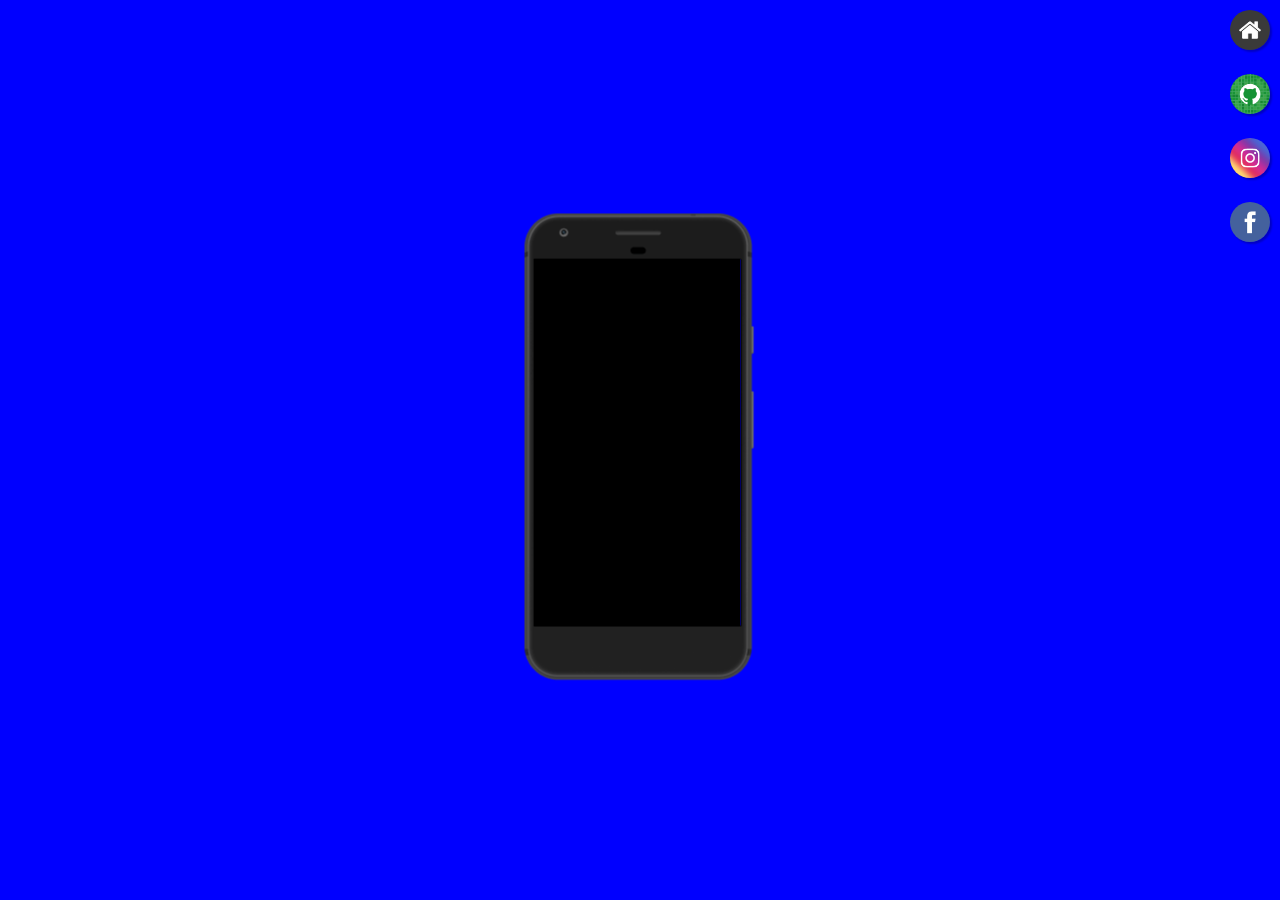
<file: index.html>
<!DOCTYPE html>
<html lang="pt-br">
<head>
    <meta charset="UTF-8">
    <meta http-equiv="X-UA-Compatible" content="IE=edge">
    <meta name="viewport" content="width=device-width, initial-scale=1.0">
    <title>Projeto redes sociais</title>
    <link rel="stylesheet" href="estilos/style.css">
</head>
<body>
    <main>
        <section id="telefone">
            <iframe src="home.html" frameborder="0" name="tela" id="tela"></iframe>
        </section>
        <section id="redes-sociais">
            <a href="home.html" target="tela">
                <img src="imagens/logo-home.jpg" alt="logo de casinha">
            </a> <br>
            <a href="paggithub.html" target="tela">
                <img src="imagens/logo-github.jpg" alt="logo github">
            </a> <br>
            <a href="paginsta.html" target="tela">
                <img src="imagens/logo-instagram.jpg" alt="logo instagram">
            </a> <br>
            <a href="pagface.html" target="tela">
                <img src="imagens/logo-facebook.jpg" alt="logo do facebook">
            </a>
        </section>
    </main>
</body>
</html>
</file>
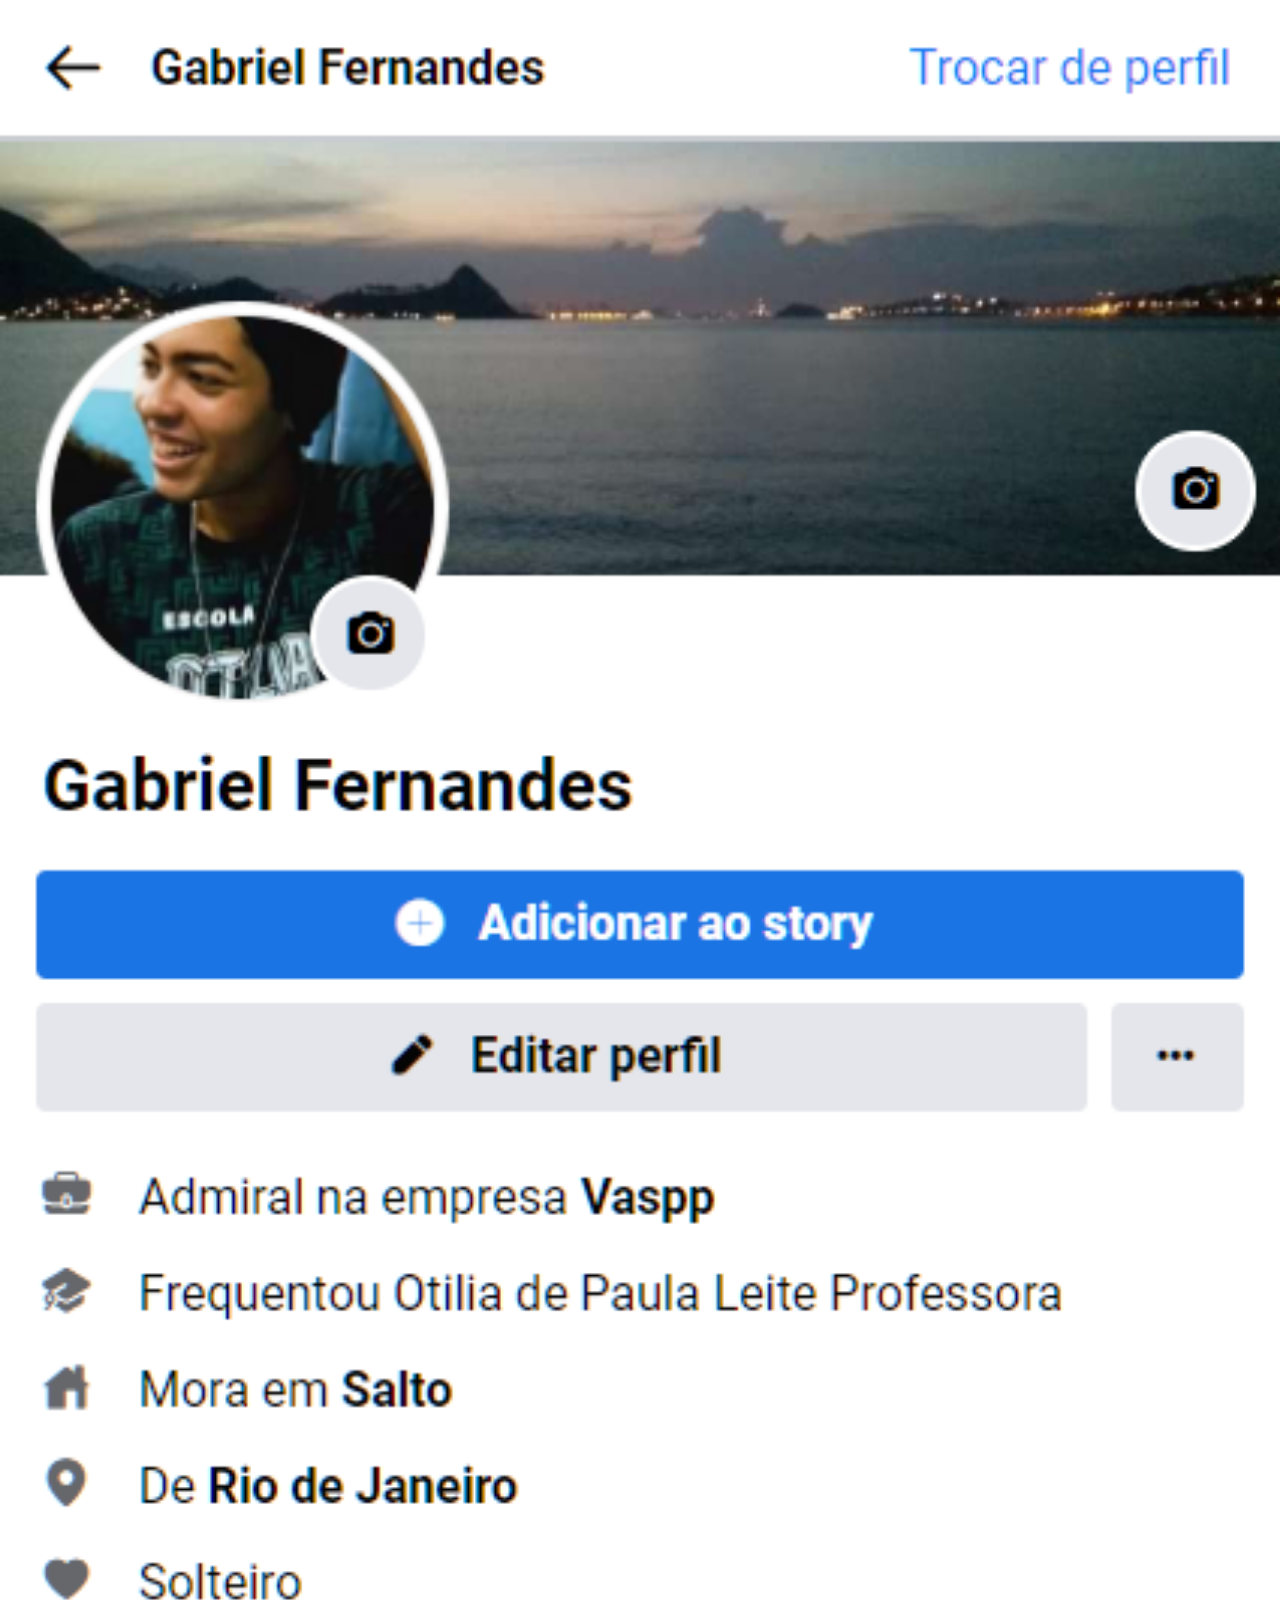
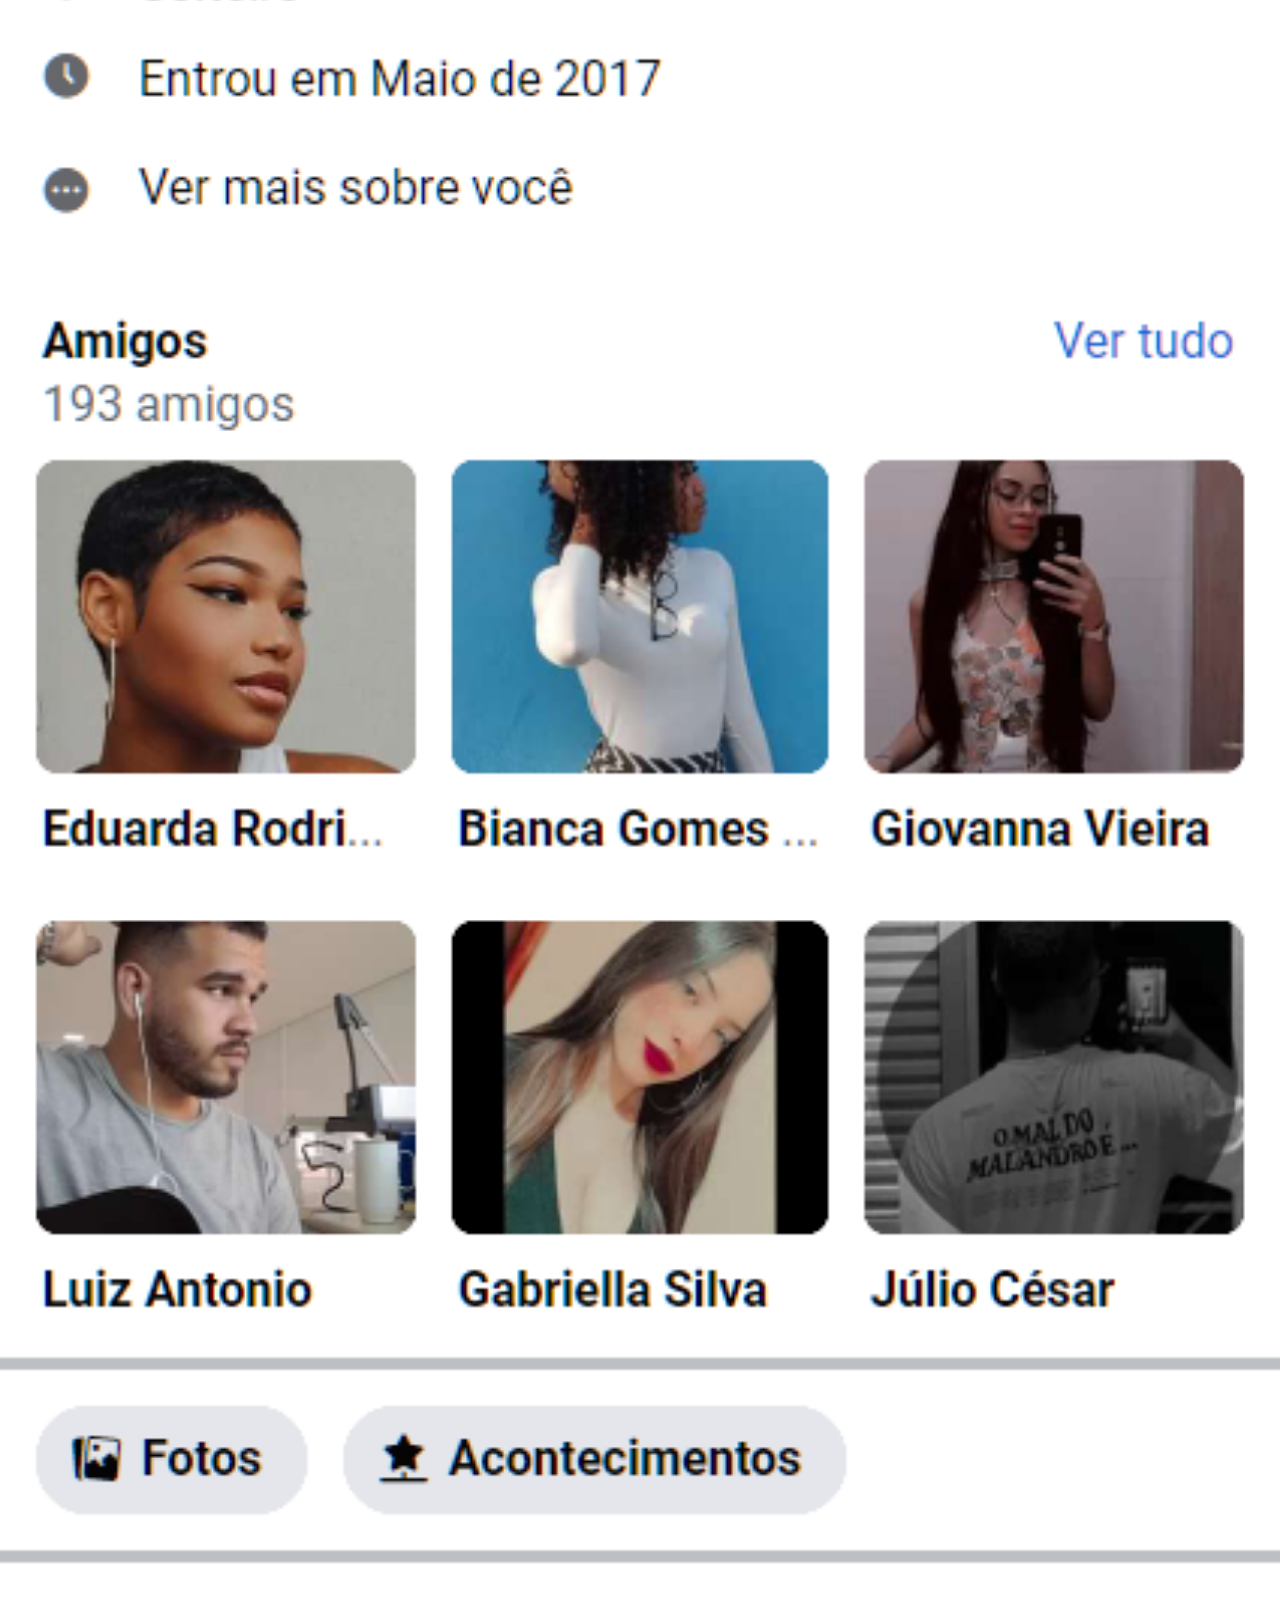
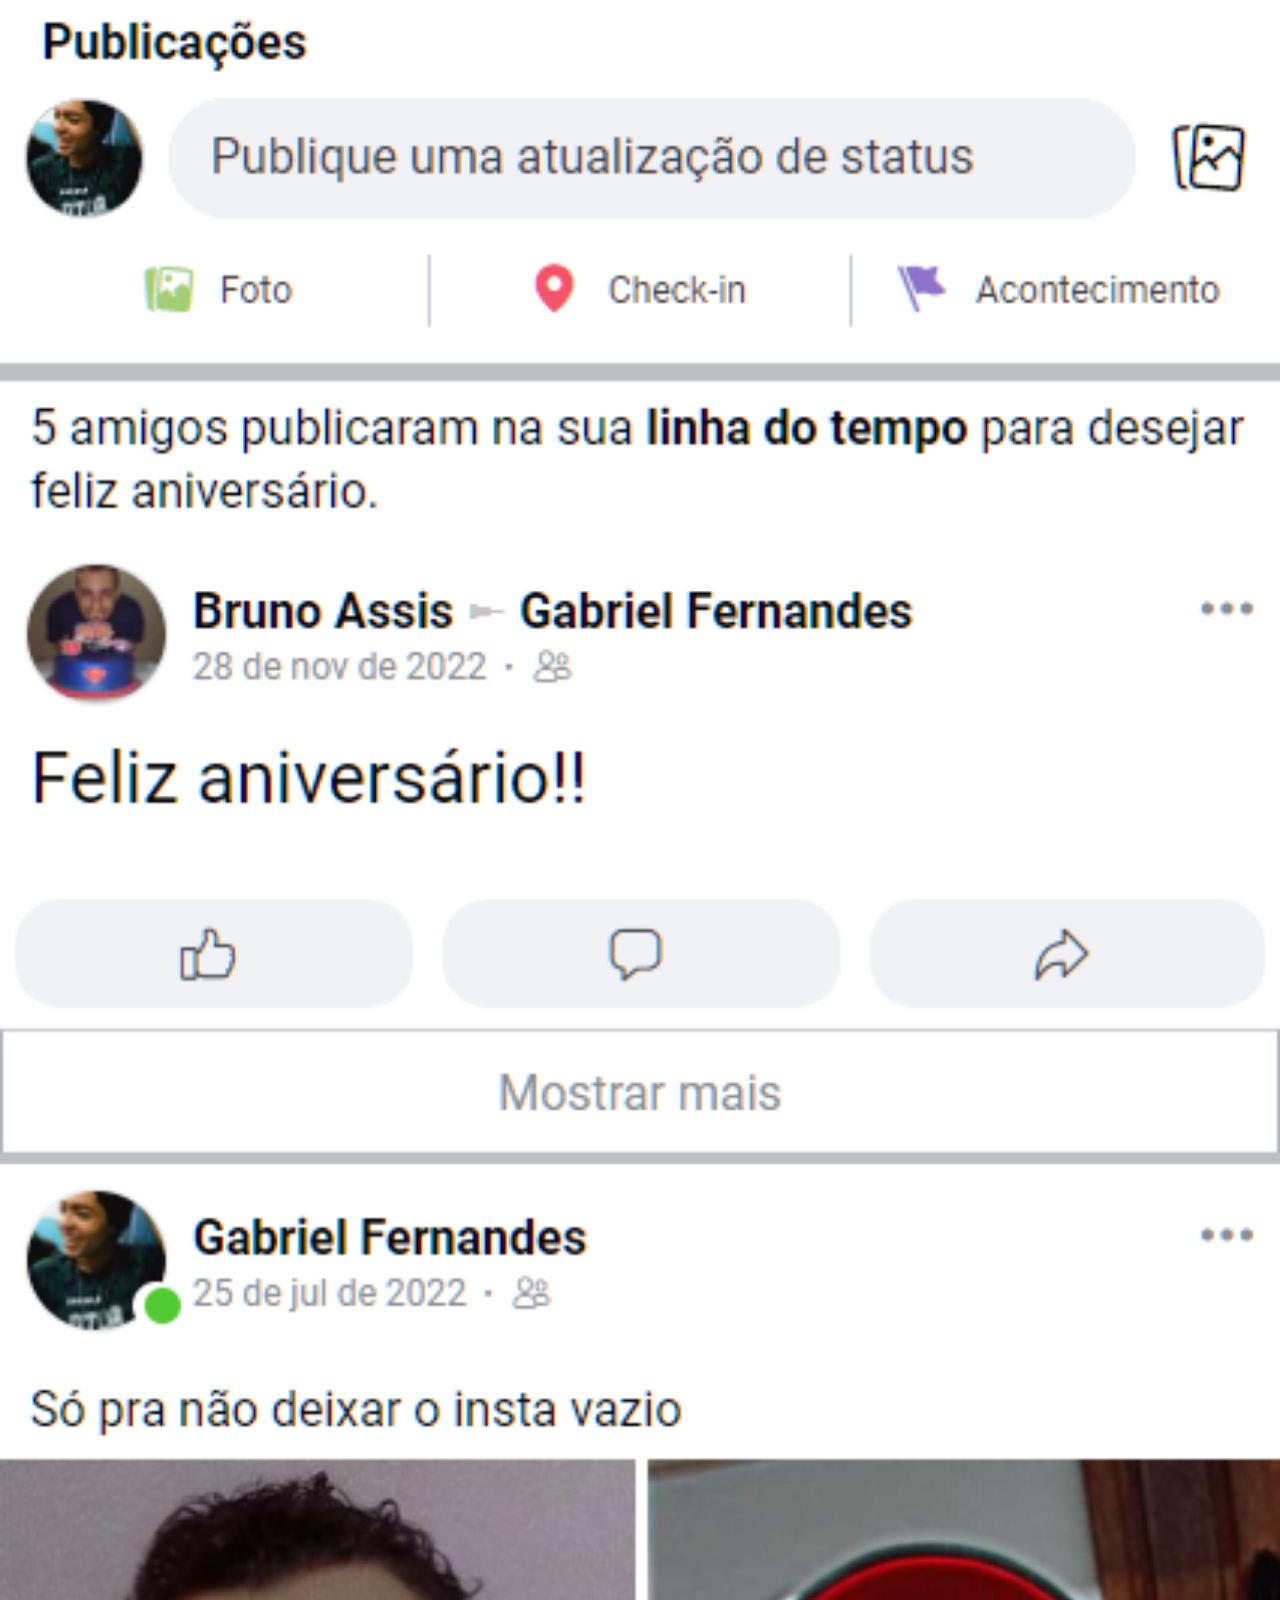
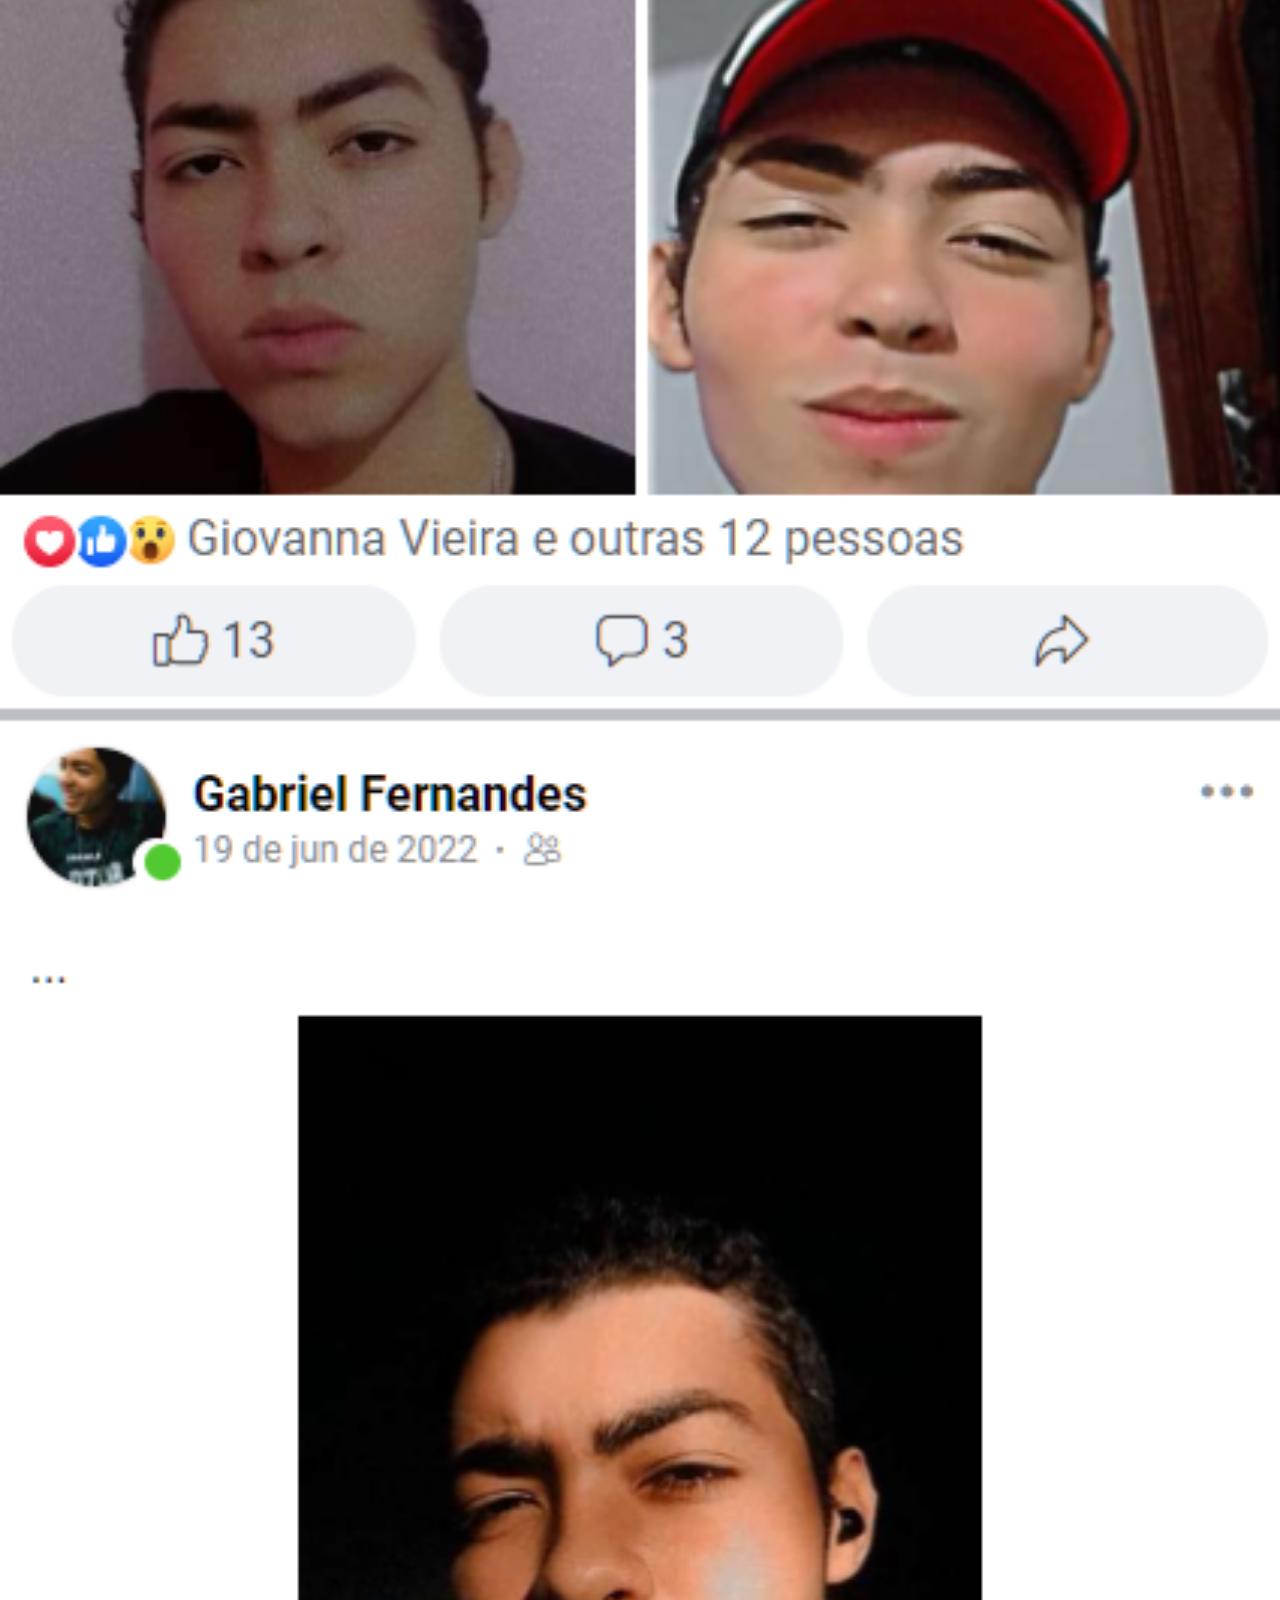
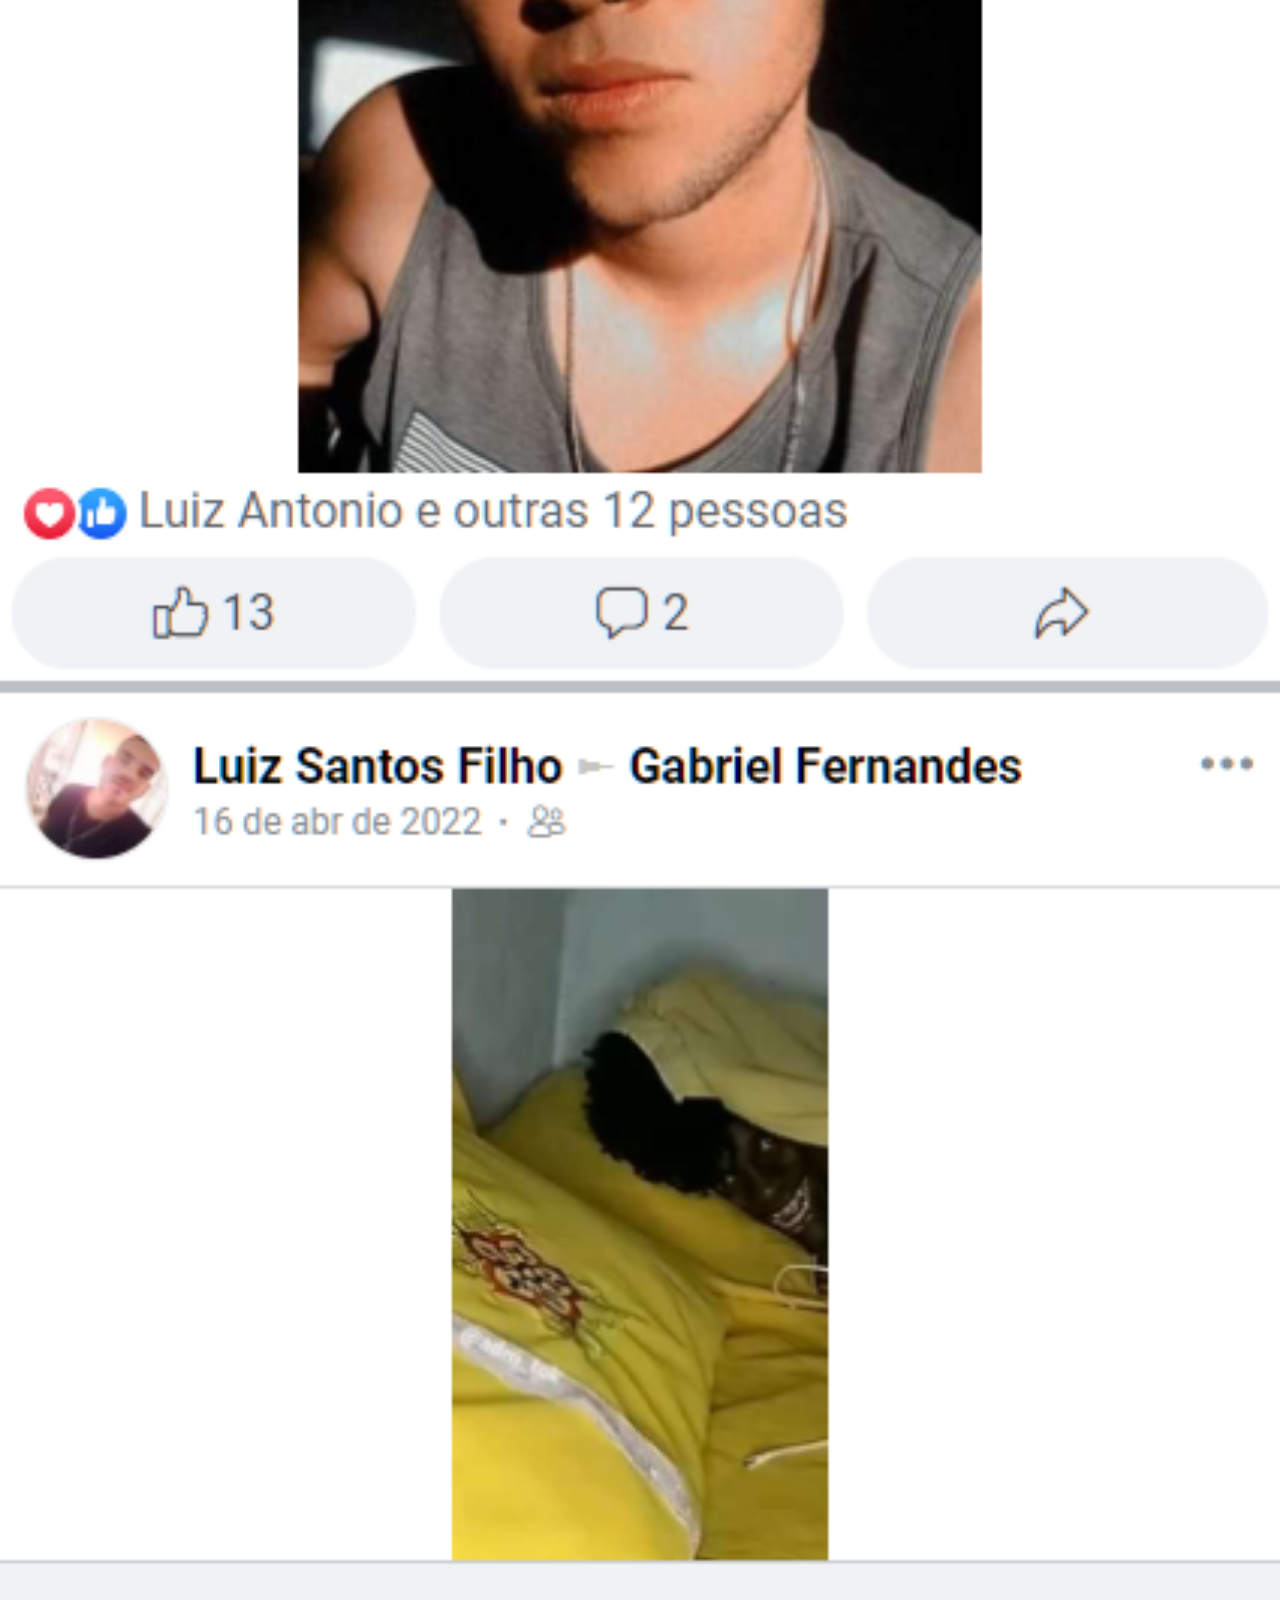
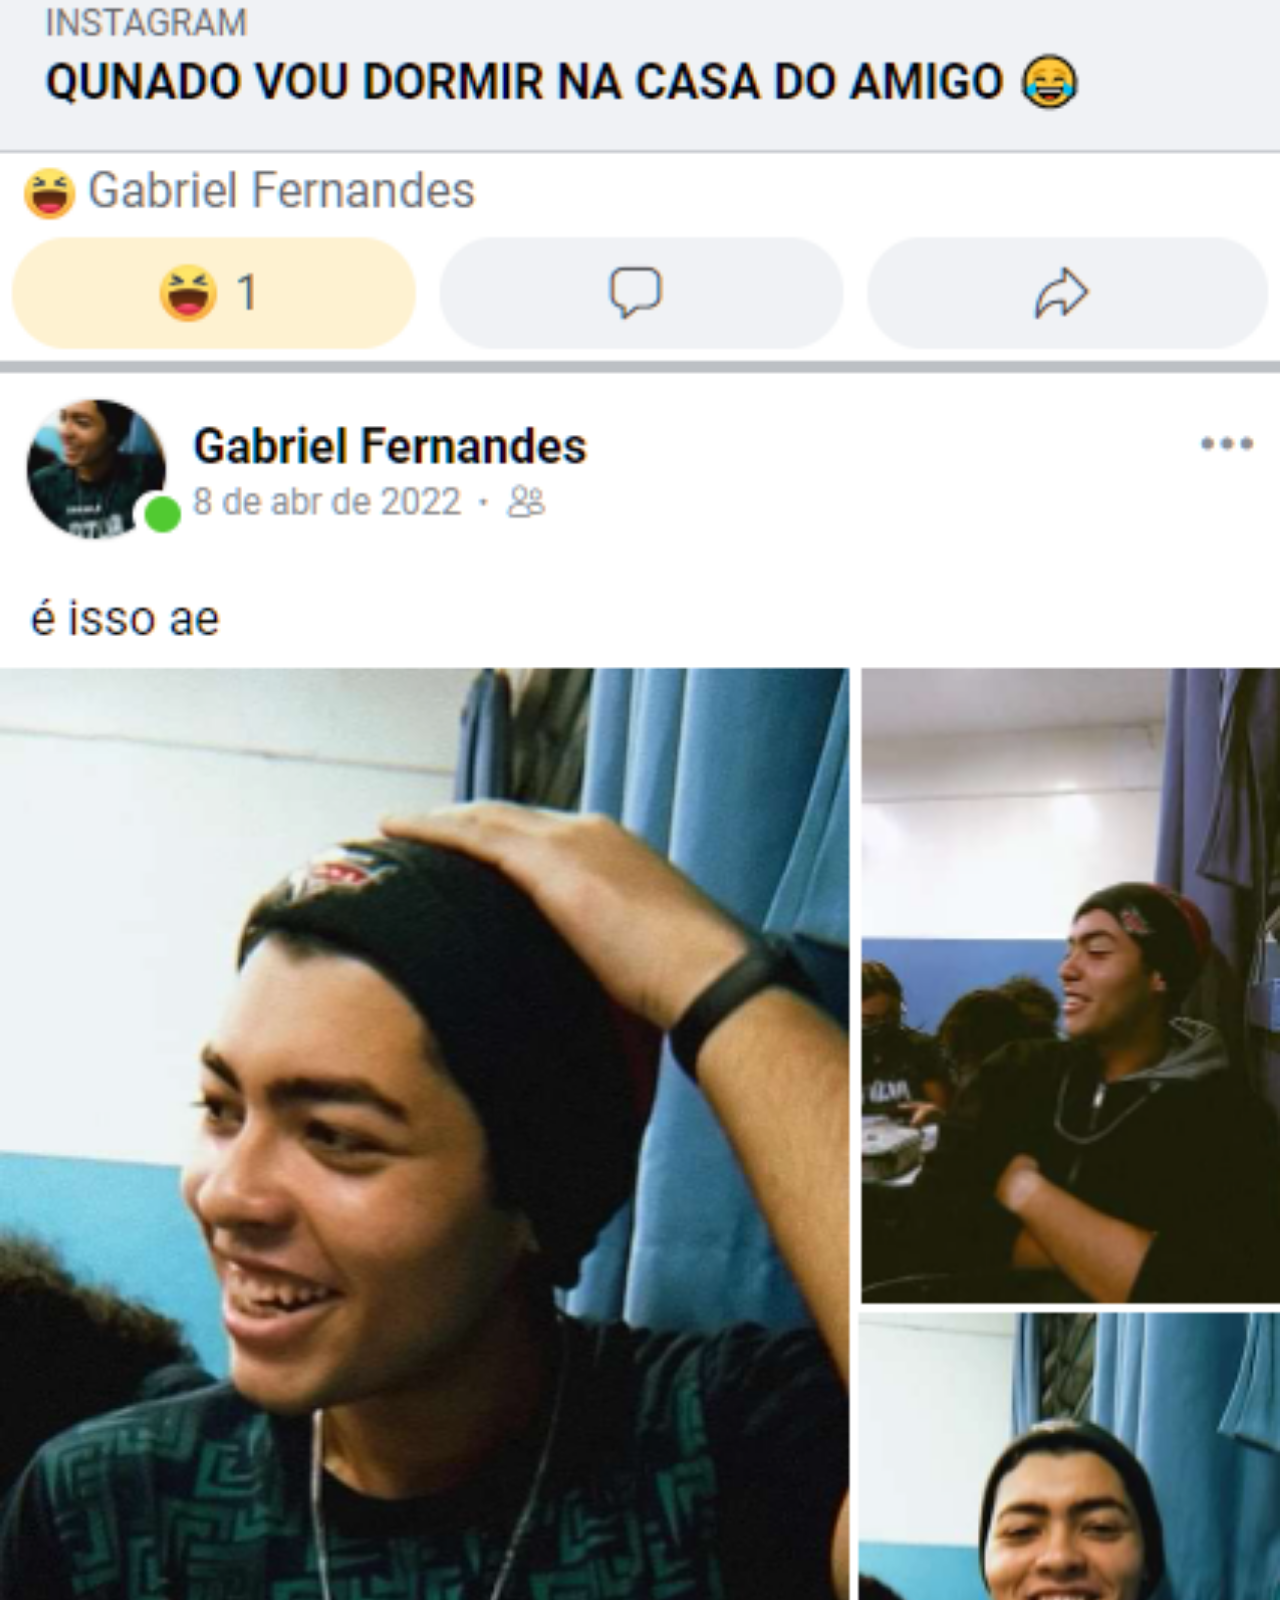
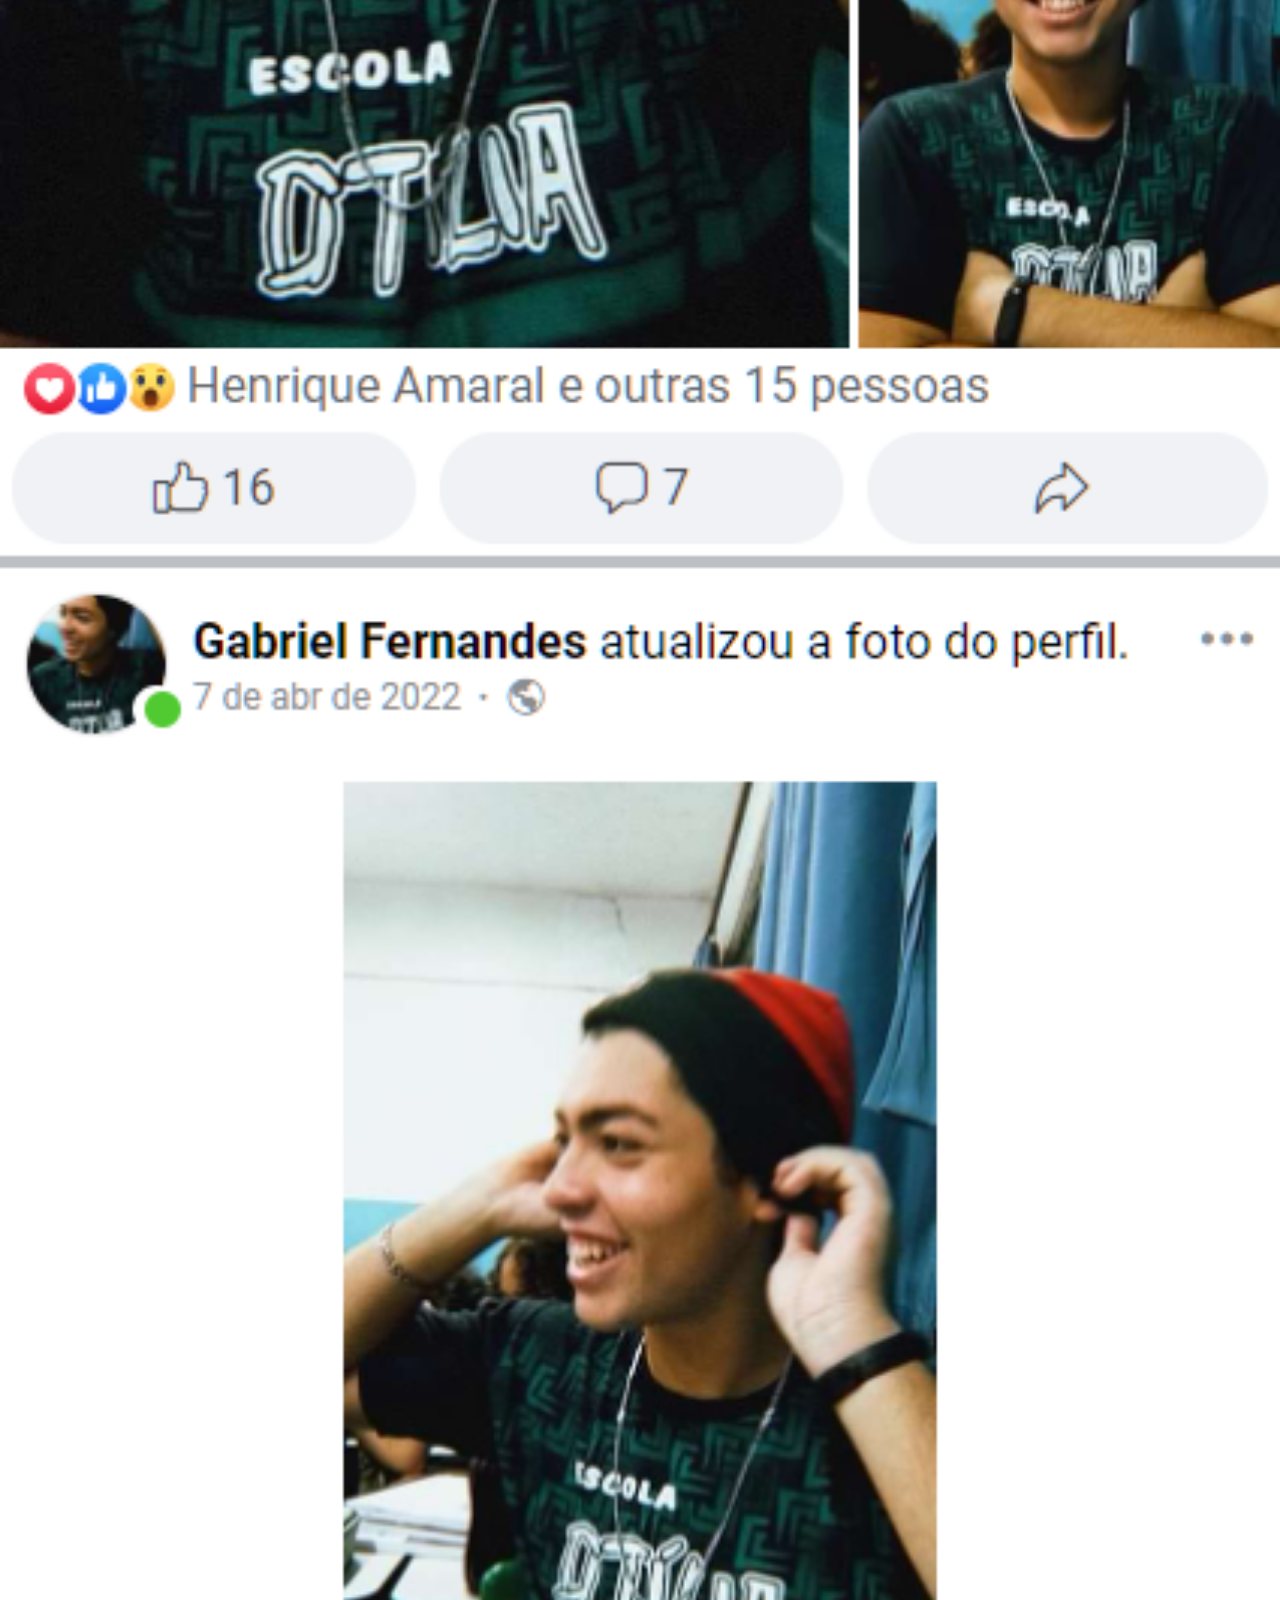
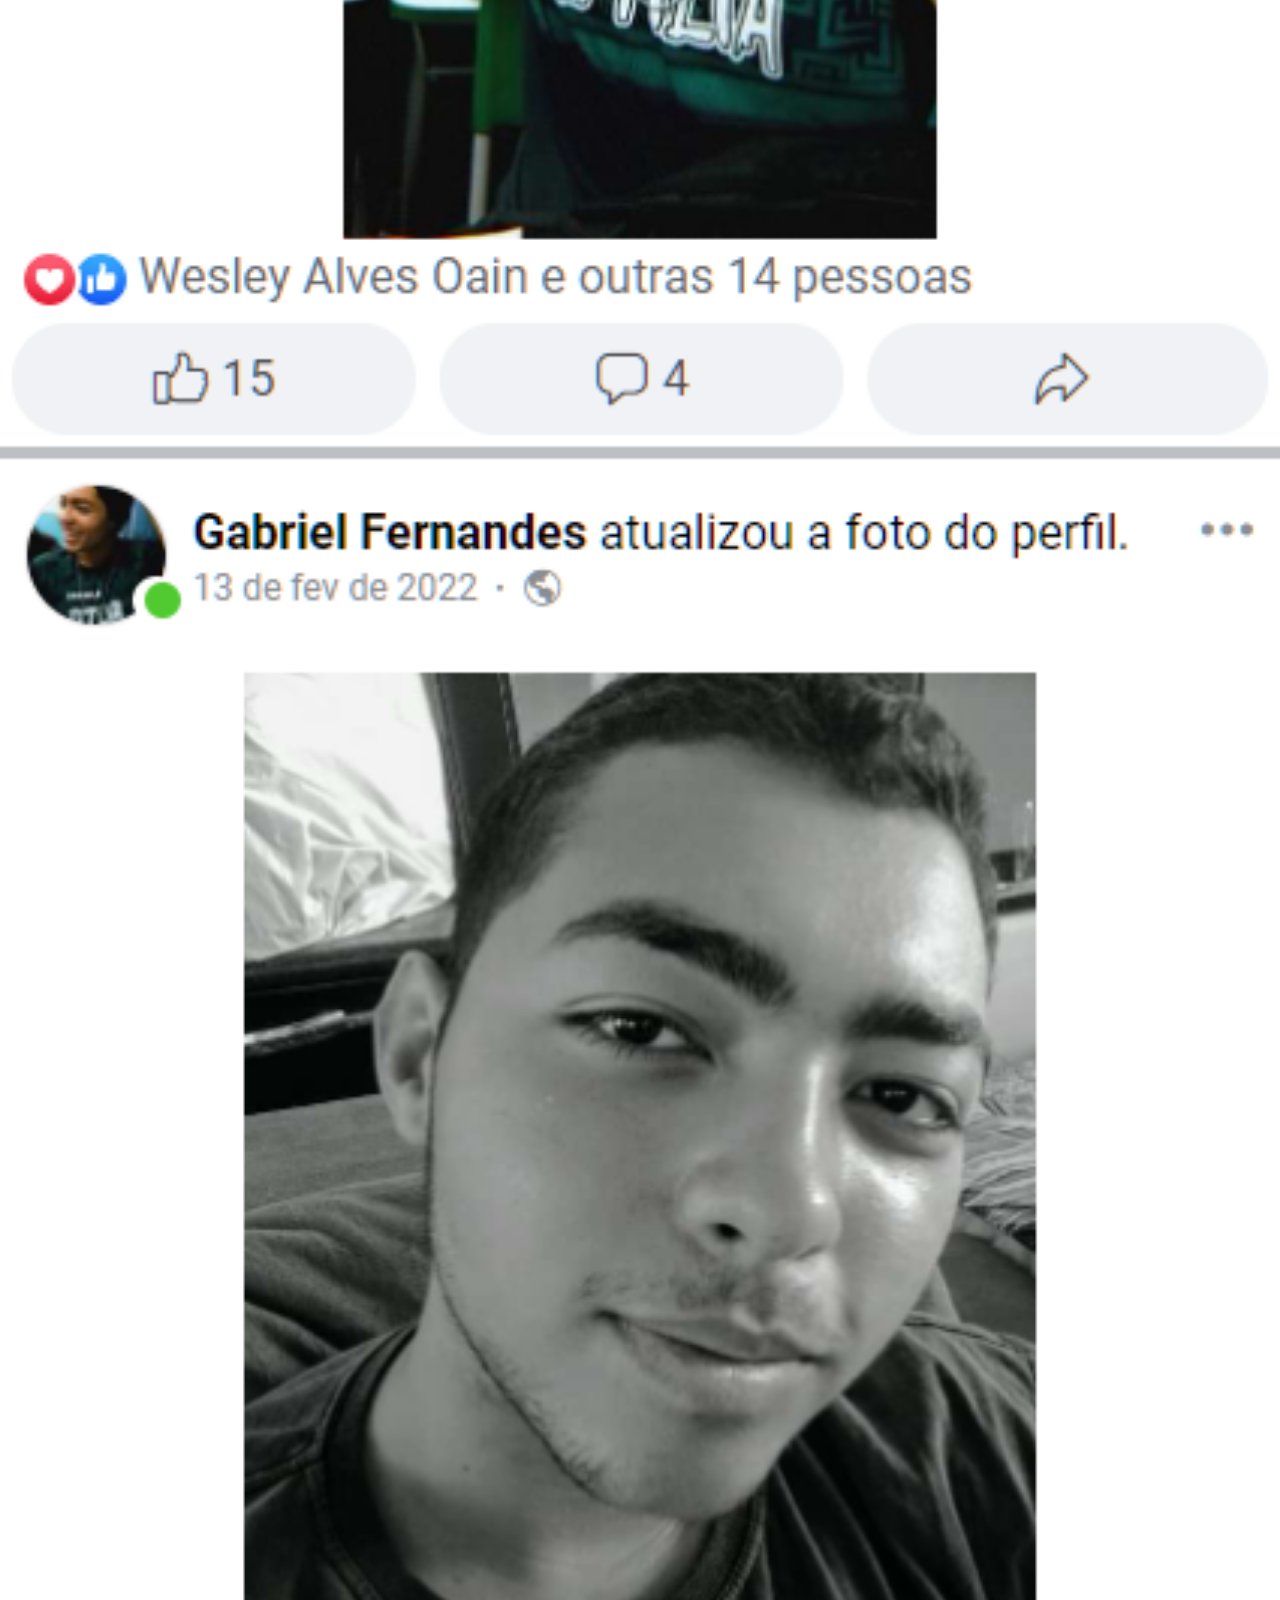
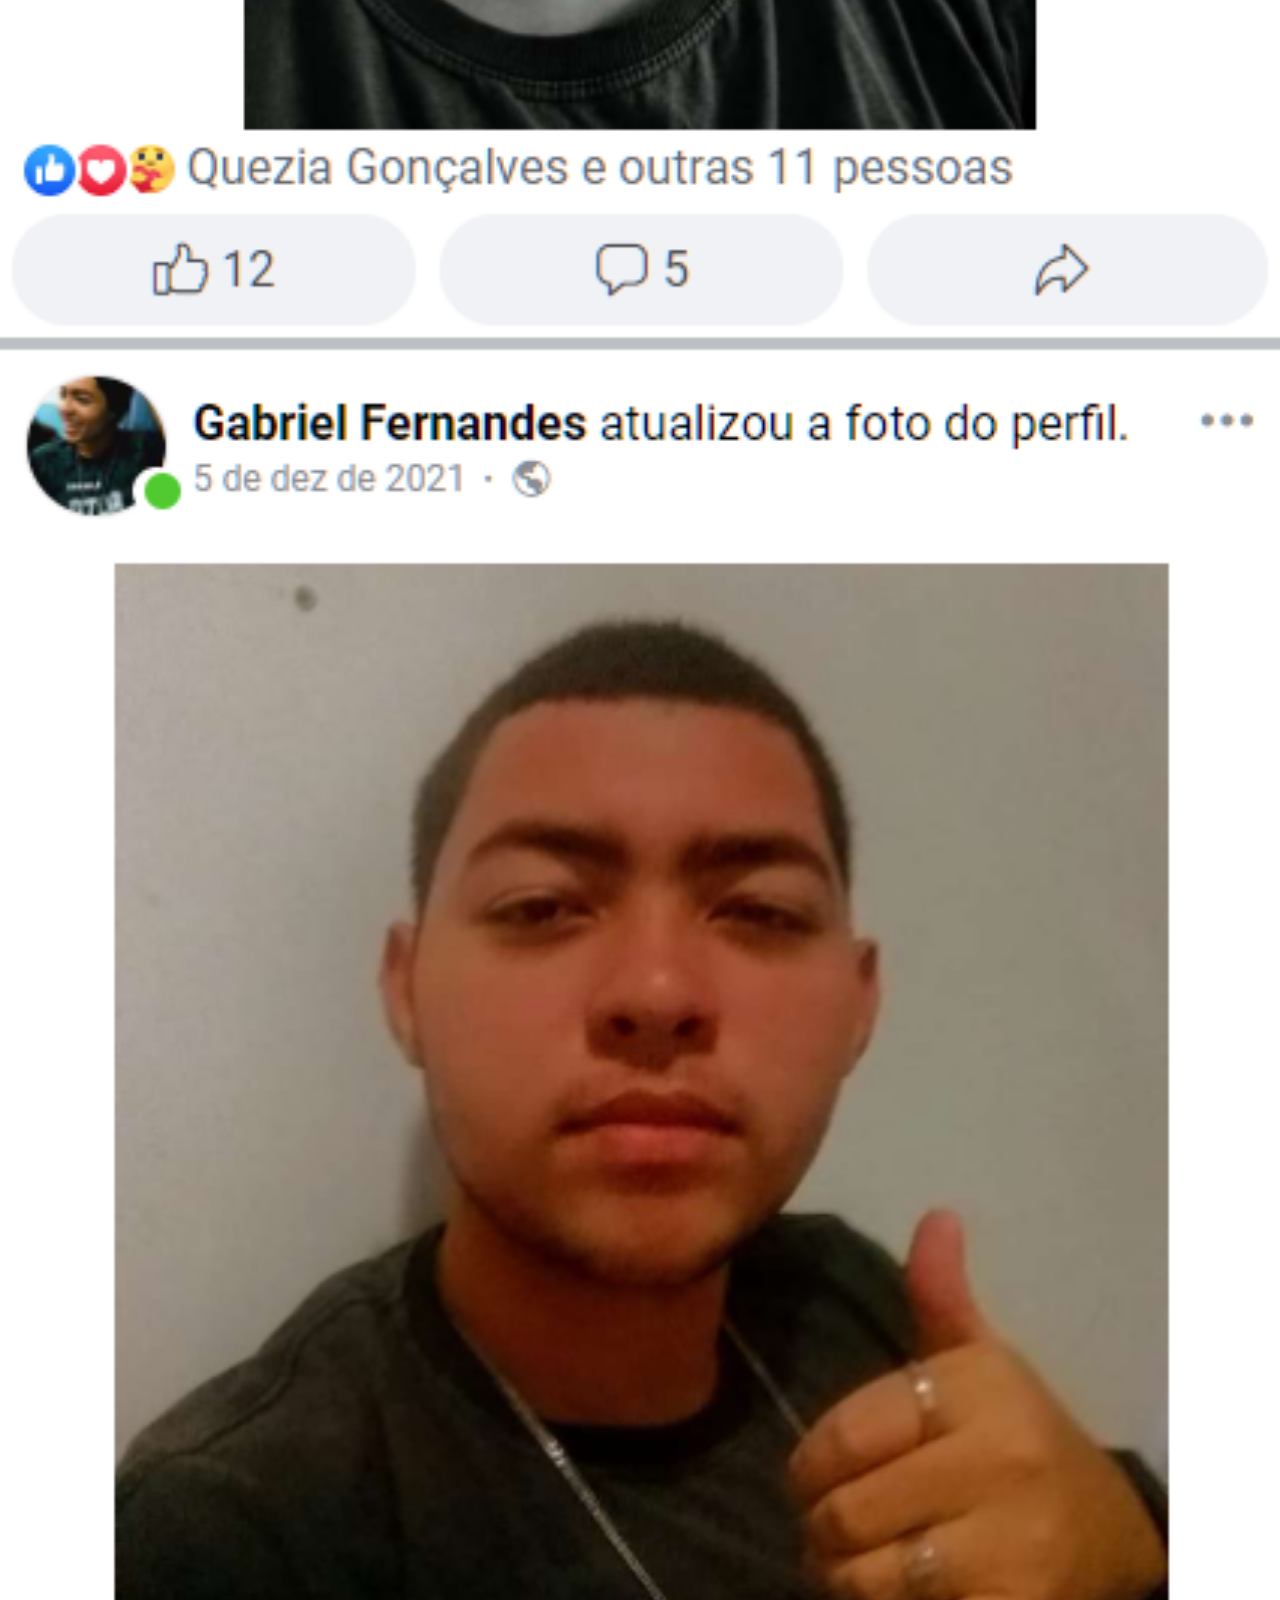
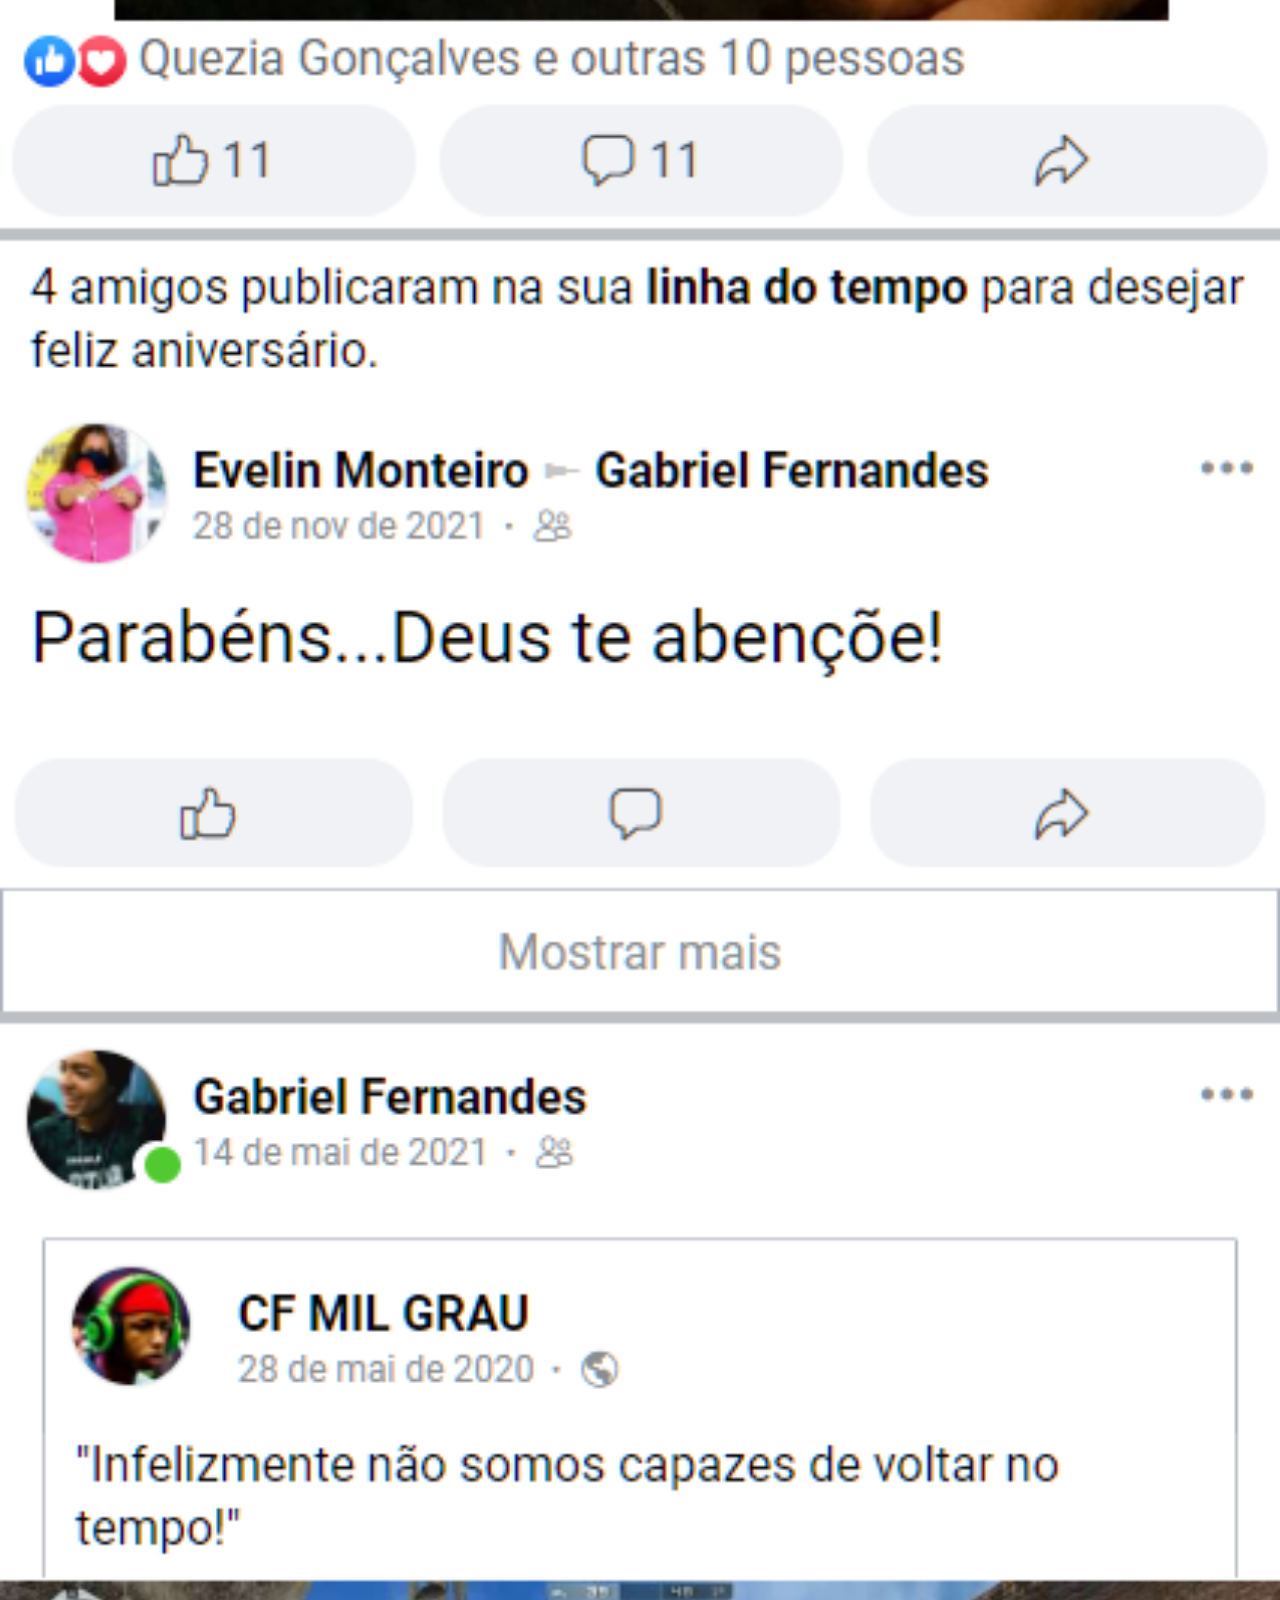
<file: pagface.html>
<!DOCTYPE html>
<html lang="en">
<head>
    <meta charset="UTF-8">
    <meta http-equiv="X-UA-Compatible" content="IE=edge">
    <meta name="viewport" content="width=device-width, initial-scale=1.0">
    <title>Document</title>
    <style>
        * {
            margin: 0;
            padding: 0;         
        }

        ::-webkit-scrollbar {
            width: 0;
            height: 0;
        }

        img {
            width: 100vw;
        }

        a {
            display: block;
            background-color: red;
            color: white;
            text-decoration: none;
            padding: 10px;
            text-align: center;
        }

        a:hover {
            background-color: rgba(255, 0, 0, 0.87);
            text-shadow: 1px 1px 2px white;
        }
    </style>
</head>
<body>
    <img src="imagens/face-tela.png" alt="imagem de um perfil do facebook">
    <a href="https://www.facebook.com/BielFRSA" target="_blank" rel="external">Clique</a>
</body>
</html>
</file>
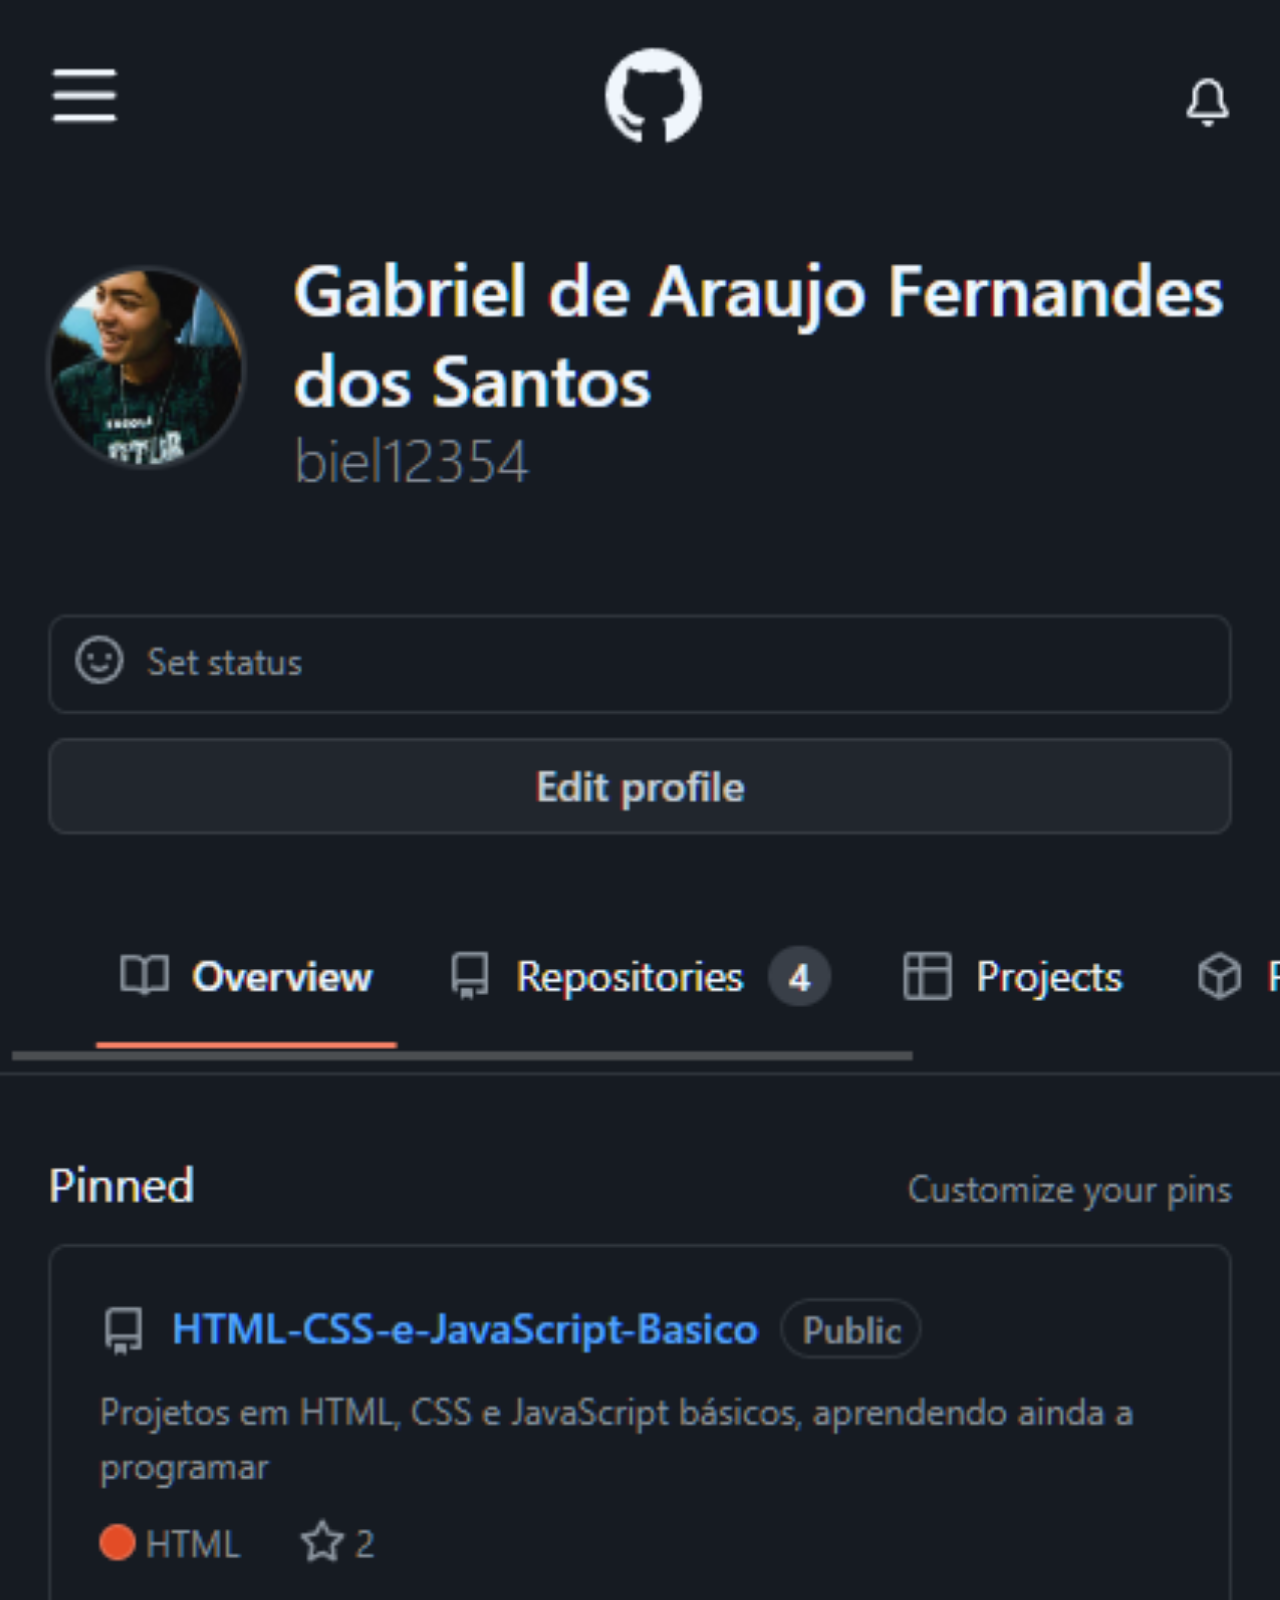
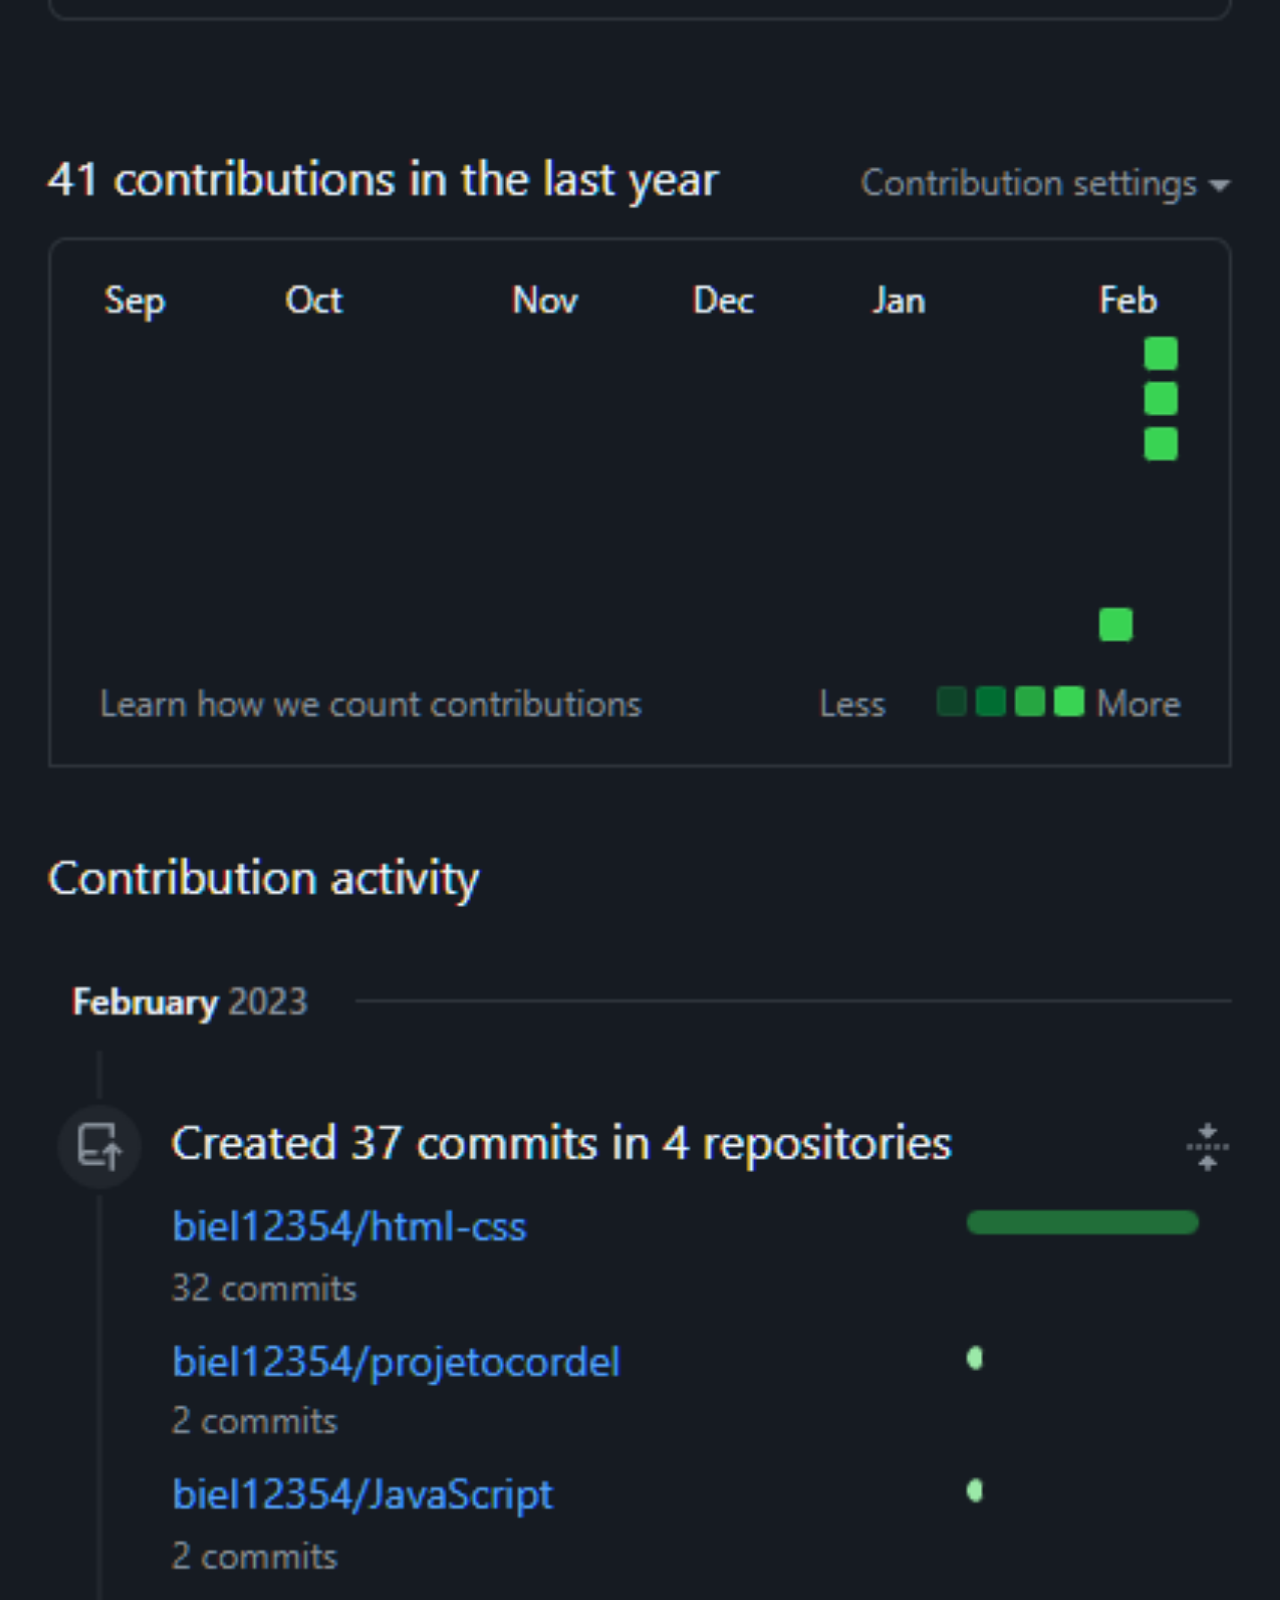
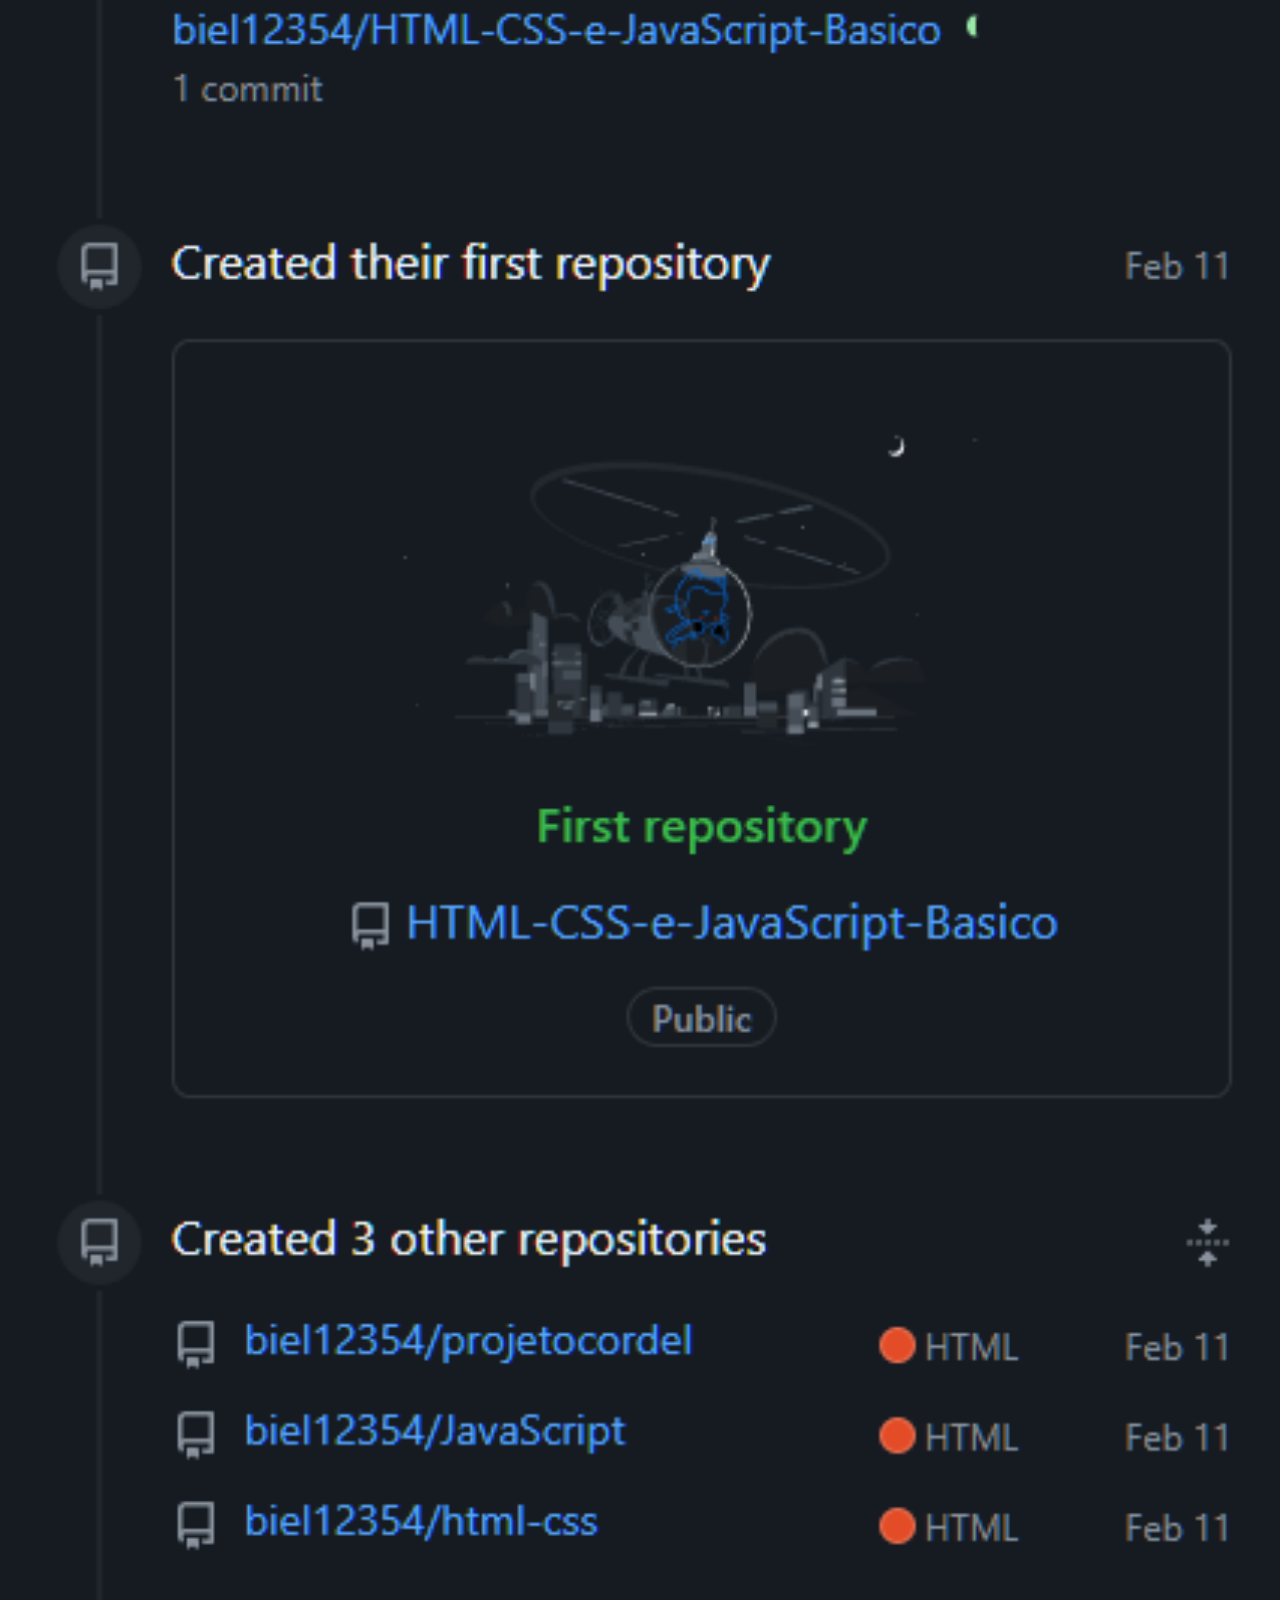
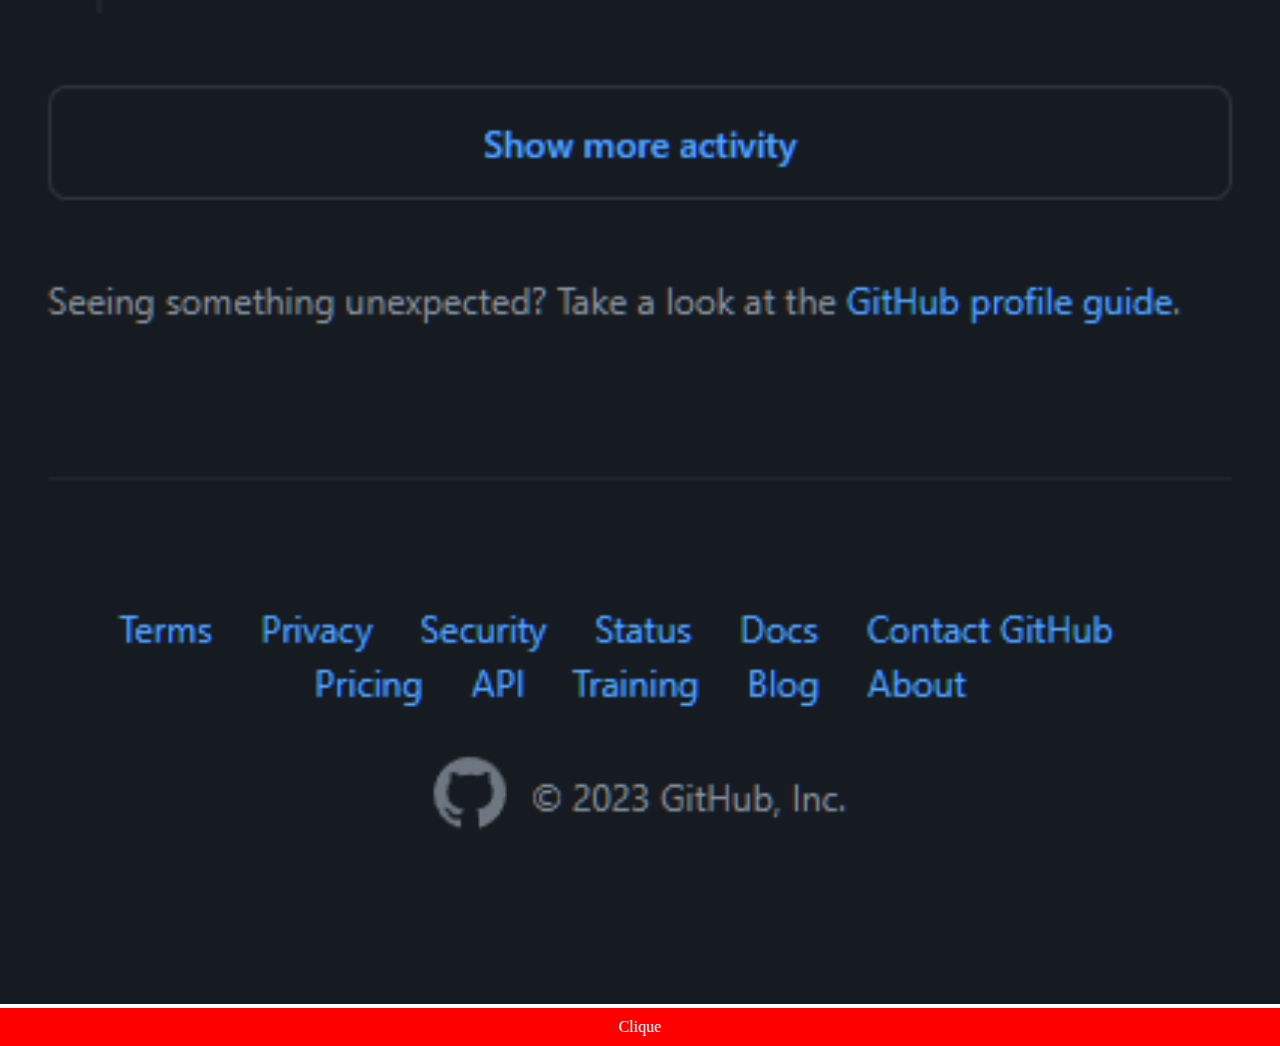
<file: paggithub.html>
<!DOCTYPE html>
<html lang="en">
<head>
    <meta charset="UTF-8">
    <meta http-equiv="X-UA-Compatible" content="IE=edge">
    <meta name="viewport" content="width=device-width, initial-scale=1.0">
    <title>Document</title>
    <style>
        * {
            margin: 0;
        padding: 0;         }

        ::-webkit-scrollbar {
            width: 0;
            height: 0;
        }

        img {
            width: 100vw;
        }

        a {
            display: block;
            background-color: red;
            color: white;
            text-decoration: none;
            padding: 10px;
            text-align: center;
        }

        a:hover {
            background-color: rgba(255, 0, 0, 0.87);
            text-shadow: 1px 1px 2px white;
        }
    </style>
</head>
<body>
    <img src="imagens/tela-github.png" alt="imagem de um perfil do facebook">
    <a href="https://github.com/biel12354" target="_blank" rel="external">Clique</a>
</body>
</html>
</file>
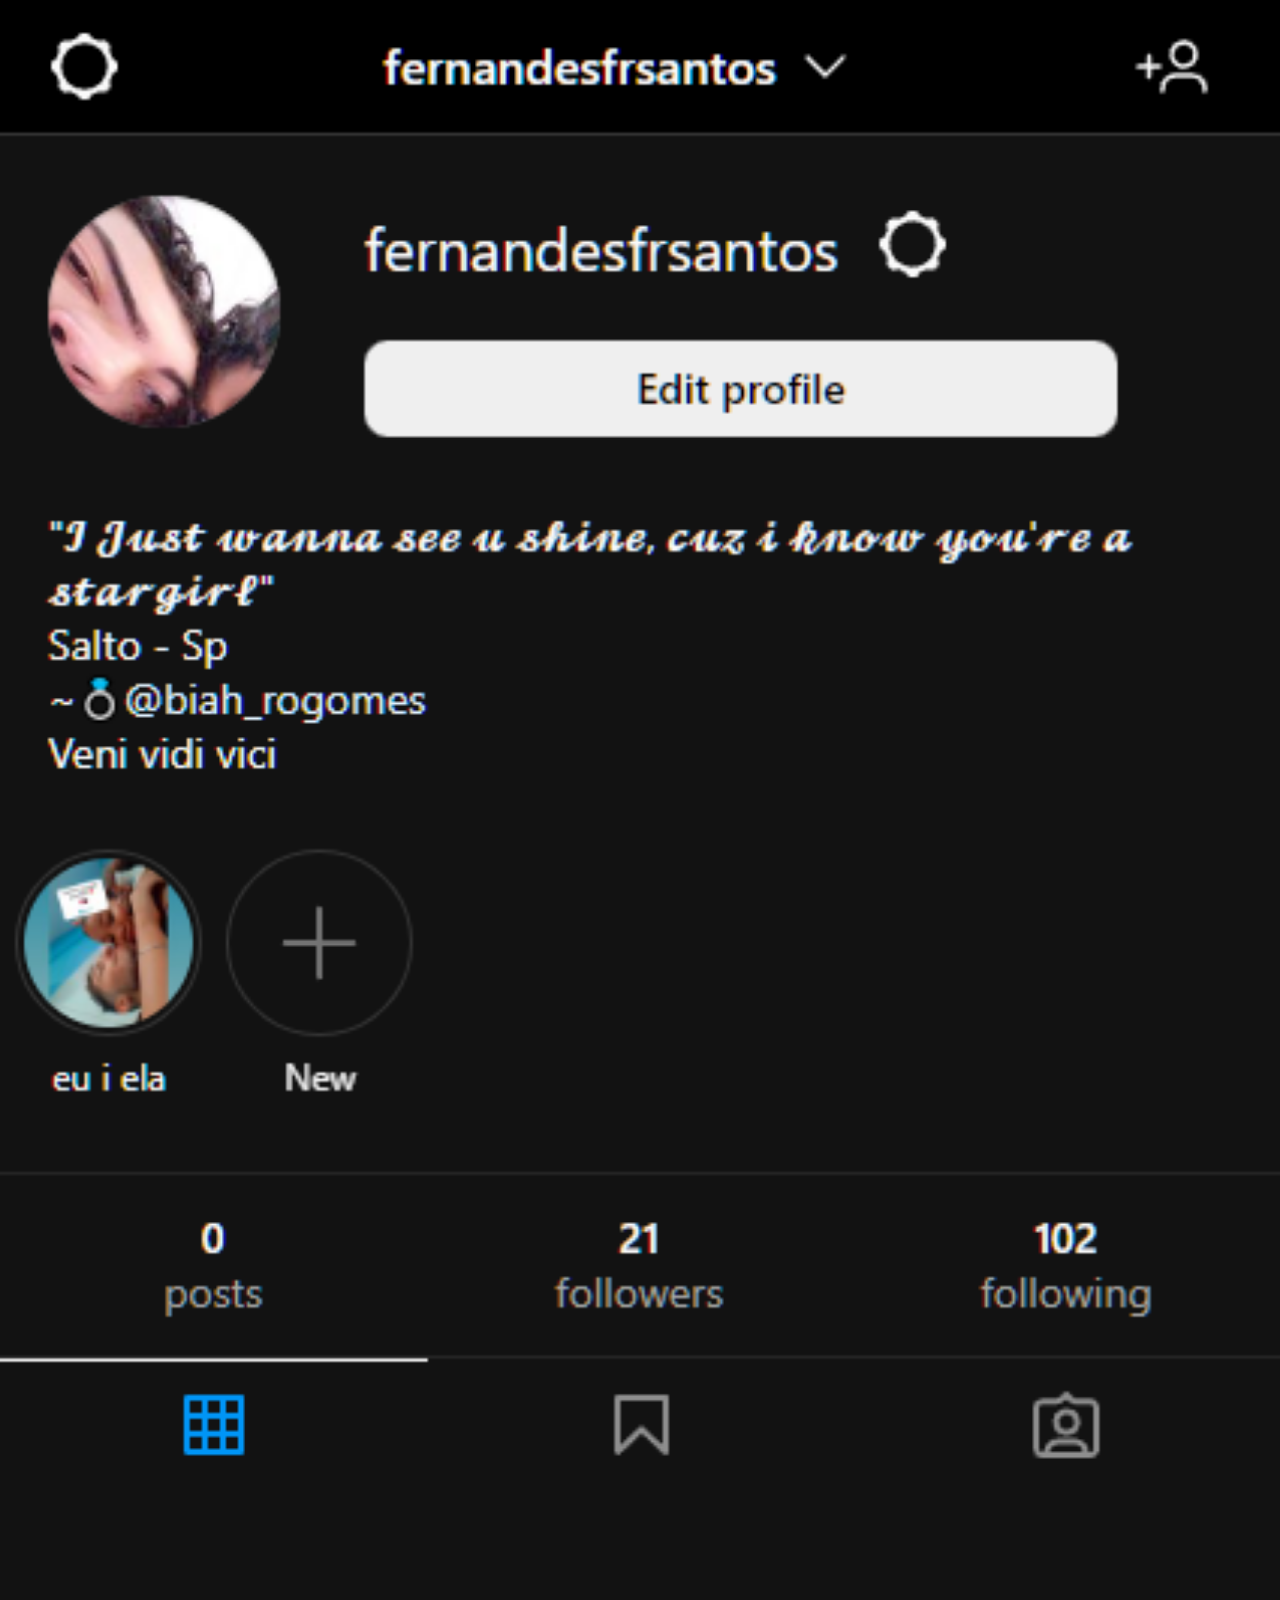
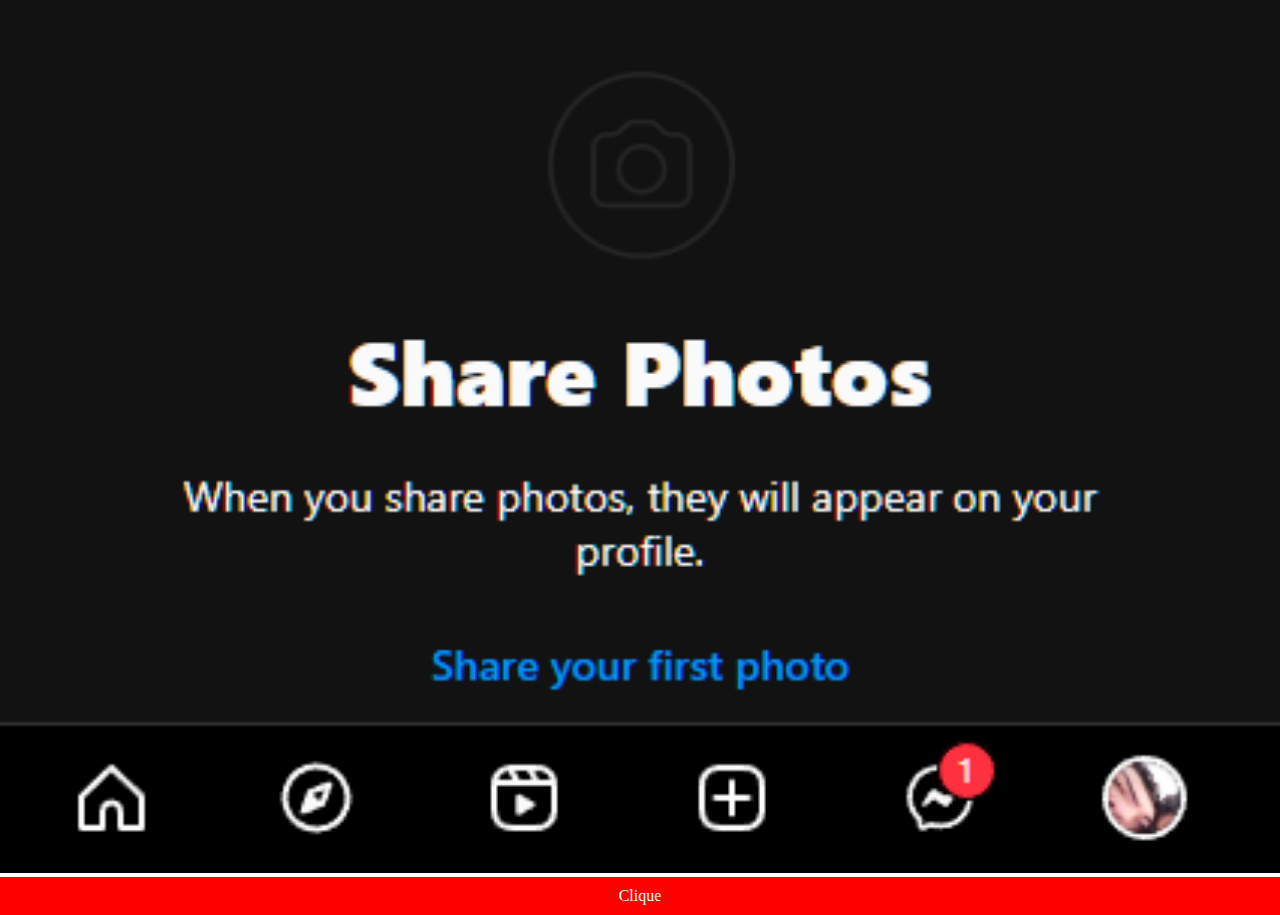
<file: paginsta.html>
<!DOCTYPE html>
<html lang="en">
<head>
    <meta charset="UTF-8">
    <meta http-equiv="X-UA-Compatible" content="IE=edge">
    <meta name="viewport" content="width=device-width, initial-scale=1.0">
    <title>Document</title>
    <style>
        * {
            margin: 0;
        padding: 0;         }

        ::-webkit-scrollbar {
            width: 0;
            height: 0;
        }

        img {
            width: 100vw;
        }

        a {
            display: block;
            background-color: red;
            color: white;
            text-decoration: none;
            padding: 10px;
            text-align: center;
        }

        a:hover {
            background-color: rgba(255, 0, 0, 0.87);
            text-shadow: 1px 1px 2px white;
        }
    </style>
</head>
<body>
    <img src="imagens/tela-instagram.png" alt="imagem de um perfil do facebook">
    <a href="https://www.instagram.com/fernandesfrsantos/" target="_blank" rel="external">Clique</a>
</body>
</html>
</file>
<file: estilos/style.css>
@charset "UTF-8";

* {
    margin: 0;
    padding: 0;
    font-family: Arial, Helvetica, sans-serif;
}

html, body {
    height: 100vh;
    width: 100vw;
    background-color: blue;
}

body {
    background-image: url("https://i.pinimg.com/originals/90/43/a7/9043a730ef9d90e2b2e6c92265939457.jpg");
    background-size: cover;
    background-position: center;
    background-attachment: fixed;
}

main {
    position: relative;
    height: 100vh;

}

#telefone {
    position: absolute;
    top: 50%;
    left: 50%;
    transform: translate(-50%, -50%);
    height: 473px;
    width: 231px;
    background-color: blue;
    background: url("../imagens/frame-samsung.png") no-repeat;
}

#tela {
    position: relative;
    top: 45px;
    left: 9px;
    width: 207px;
    height: 368px;
}

a > img {
    margin: 10px;
    width: 40px;
    border-radius: 50%;
    box-sizing: border-box;
    box-shadow: 2px 2px 2px rgba(0, 0, 0, 0.24)
}

a > img:hover{
    transform: translate(-3px, -3px);
    transition: transform .3s, border .5s;
    border: 1px solid white;
}

#redes-sociais {
    
    text-align: right;
}
</file>
